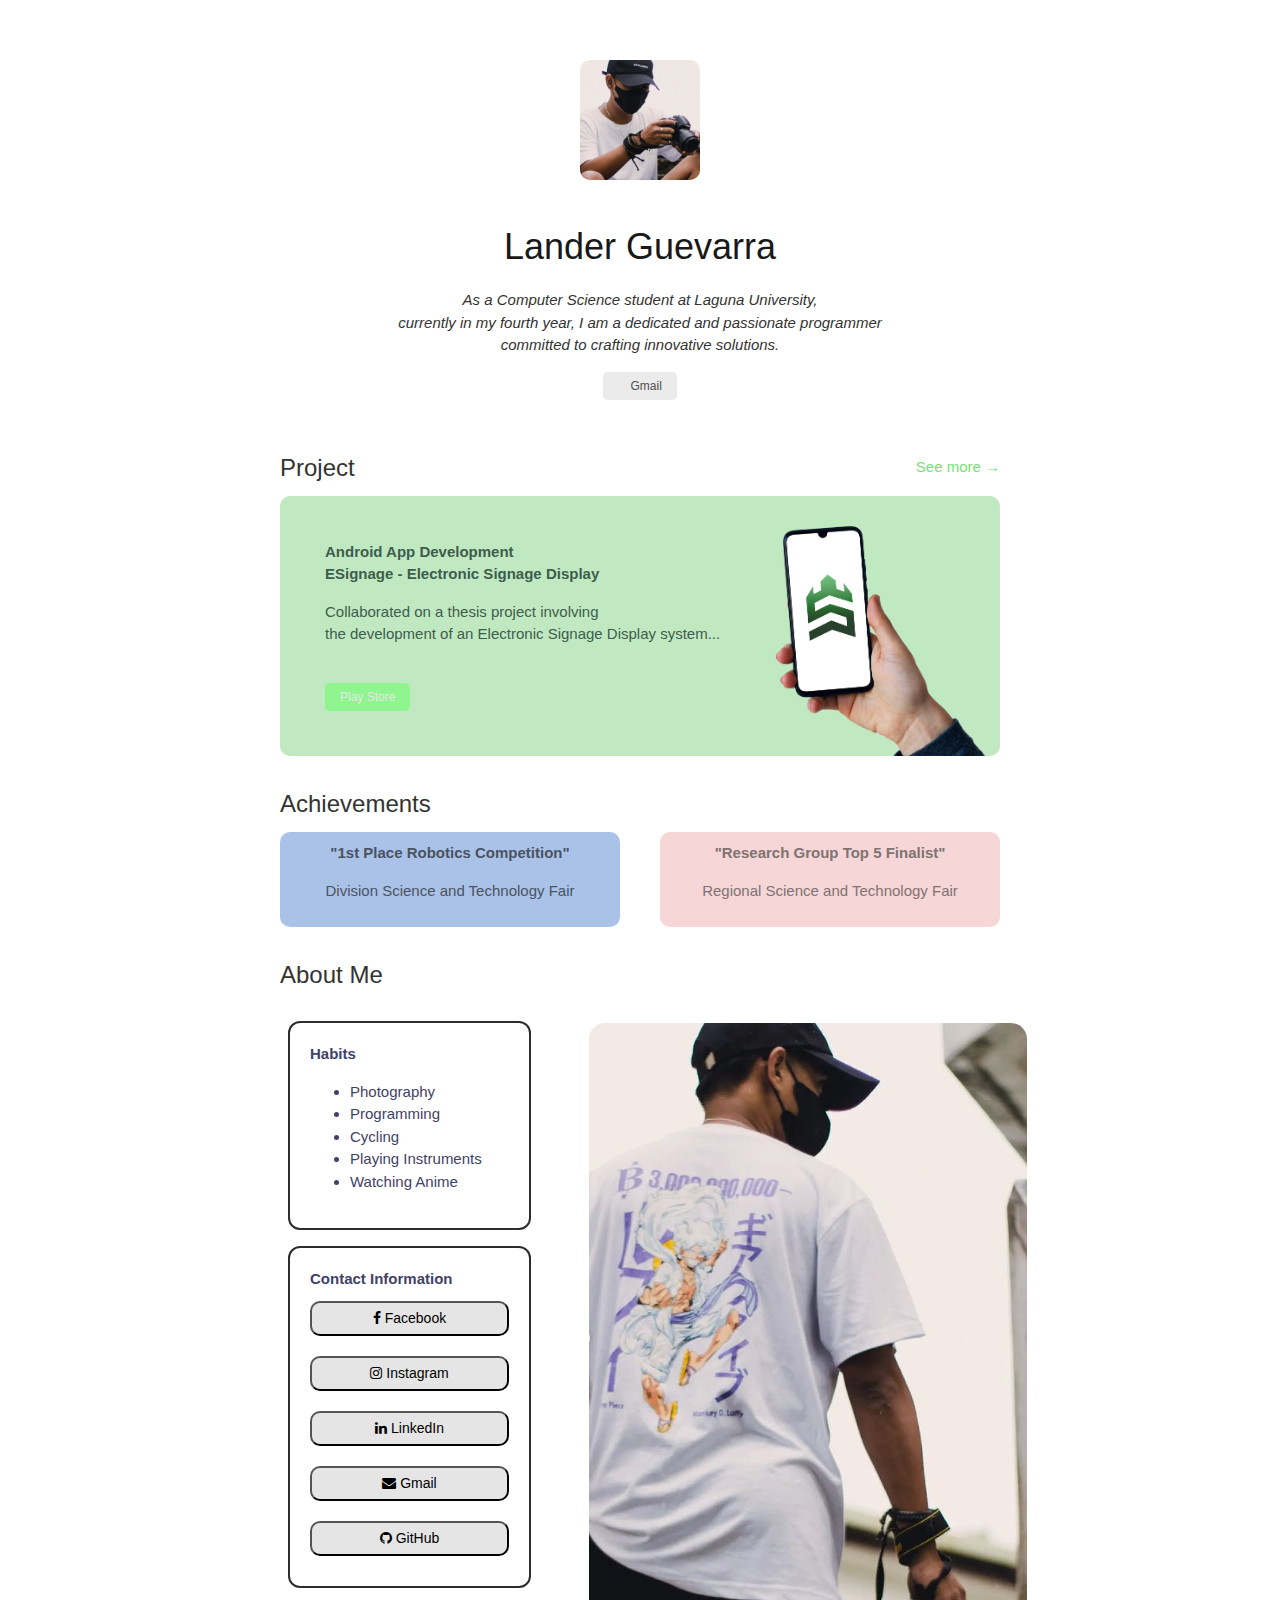
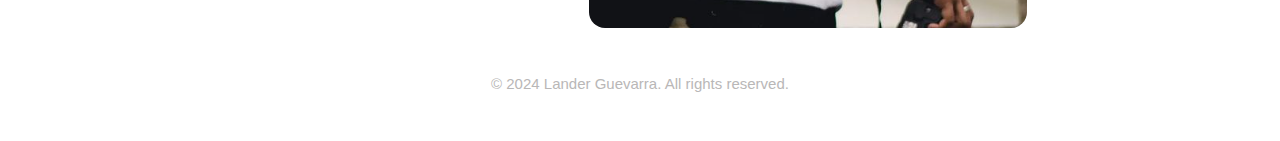
<file: index.html>
<!DOCTYPE html>
<html lang="en">

<head>
    <meta charset="UTF-8">
    <meta name="viewport" content="width=device-width, initial-scale=1.0">
    <link rel="stylesheet" href="https://cdnjs.cloudflare.com/ajax/libs/font-awesome/4.7.0/css/font-awesome.min.css">
    <link rel="stylesheet" href="https://www.w3schools.com/w3css/4/w3.css">
    <link rel="stylesheet"
        href="https://cdnjs.cloudflare.com/ajax/libs/font-awesome/5.15.3/css/all.min.css"
        integrity="sha512-XXK6tEaJpBCG6LboiGvlD/zENp7Mx4v7ydsiWefvukTKDG8EvCbe3Blq4M2aMG2Dv6Fg4Ht3KgUqKjc1f0z7jw=="
        crossorigin="anonymous" />
    <link rel="stylesheet" href="style.css">
    <title>Lander Guevarra - Digital Portfolio</title>
</head>

<body>
    <div class="container">
        <!-- Navigation Bar -->
        <header>
            <div class="containerimg">
                <img src="img/dplander.jpeg" alt="Your Photo" class="profile-image">
                <div class="text">
                    <h1>Lander Guevarra</h1>
                    <p class="tagline">As a Computer Science student at Laguna University, <br>currently in my fourth
                        year, I am a dedicated and passionate programmer <br>committed to crafting innovative
                        solutions.</p>
                    <button class="cta-button" onclick="copyToClipboard('guevarralander0@gmail.com')">
                        <i class="far fa-copy"></i> Gmail
                    </button>

                </div>
            </div>
        </header>


        <!-- Projects Section - Divide into Two Vertically -->
        <section class="projects-section">
            <div class="projects-column left-column">
                <!-- Left column -->
                <div class="project">
                    <div class="project-header">
                        <h3>Project</h3>
                        <a href="#" class="see-more-link">See more &rarr;</a>
                    </div>
                    <div class="project-container">
                        <div class="project-content">
                            <img src="img/phone.png" alt="Your Photo" class="project-image">
                            <div class="text-content">
                                <strong>Android App Development</strong><br>
                                <strong>ESignage - Electronic Signage Display</strong>
                                <p>Collaborated on a thesis project involving <br>the development of an Electronic Signage
                                    Display system...</p>
                                <br>
                                <a href="https://play.google.com/store/apps/details?id=com.esignage.myapplication"
                                    target="_blank">
                                    <button class="ps-button">Play Store</button>
                                </a>
                            </div>
                        </div>
                    </div>
                </div>
            </div>
        </section>

        <section class="achievements-section">
            <div class="projects-column right-column">
                <!-- Right column -->
                <h3>Achievements</h3>
                <div class="achievement">
                    <div class="achievements-container1">
                        <!-- Additional container -->
                        <strong>"1st Place Robotics Competition" </strong>
                        <p>Division Science and Technology Fair </p>
                    </div>
                    <div class="achievements-container2">
                        <!-- Additional container -->
                        <strong>"Research Group Top 5 Finalist" </strong>
                        <p>Regional Science and Technology Fair </p>
                    </div>

                </div>
                <!-- Add more project divs as needed -->
            </div>
        </section>


        <section class="aboutme-section">
            <div class="aboutme-column right-column">
                <!-- Right column -->
                <h3>About Me</h3>
                <div class="aboutme">
                    <div class="column">
                        <!-- Content for the second column goes here -->
                        <div class="row blue-row">
                            <div class="text-contenthabit">
                                <strong>Habits</strong><br>
                                <ul class="habits-list">
                                    <li>Photography</li>
                                    <li>Programming</li>
                                    <li>Cycling</li>
                                    <li>Playing Instruments</li>
                                    <li>Watching Anime</li>
                                </ul>
                            </div>
                        </div>
                        <div class="row green-row">
                            <div class="text-contentcontacts">
                                <strong>Contact Information</strong><br>
                                <div class="contact-links">
                                    <a href="https://www.facebook.com/lander.guevarra.9"
                                    target="_blank">
                                        <button class="contact-button"><i class="fa fa-facebook"></i> Facebook</button>
                                    </a>
                                    <a href="https://www.instagram.com/lander1412/"
                                    target="_blank">
                                        <button class="contact-button"><i class="fa fa-instagram"></i> Instagram</button>
                                    </a>
                                    <a href="www.linkedin.com/in/lander-guevarra-600b2719b"
                                    target="_blank">
                                        <button class="contact-button"><i class="fa fa-linkedin"></i> LinkedIn</button>
                                    </a>
                                    <a href="https://mail.google.com/mail/u/0/#inbox"
                                    target="_blank">
                                        <button class="contact-button"><i class="fa fa-envelope"></i> Gmail</button>
                                    </a>   
                                    <a href="https://github.com/landodo21"
                                    target="_blank">
                                        <button class="contact-button"><i class="fa fa-github"></i> GitHub</button>
                                    </a>  
                                </div>
                            </div>
                        </div>
                    </div>
                    <div class="column red-column">
                        <img src="img/me.png" class="w3-round-xlarge" alt="Norway">
                    </div>
                </div>
                <!-- Add more project divs as needed -->
            </div>
        </section>
        <!-- Footer Section -->
        <footer class="footer-section">
            <p>&copy; 2024 Lander Guevarra. All rights reserved.</p>
        </footer>
    </div>

    <script src="script.js"></script>
</body>

</html>
</file>
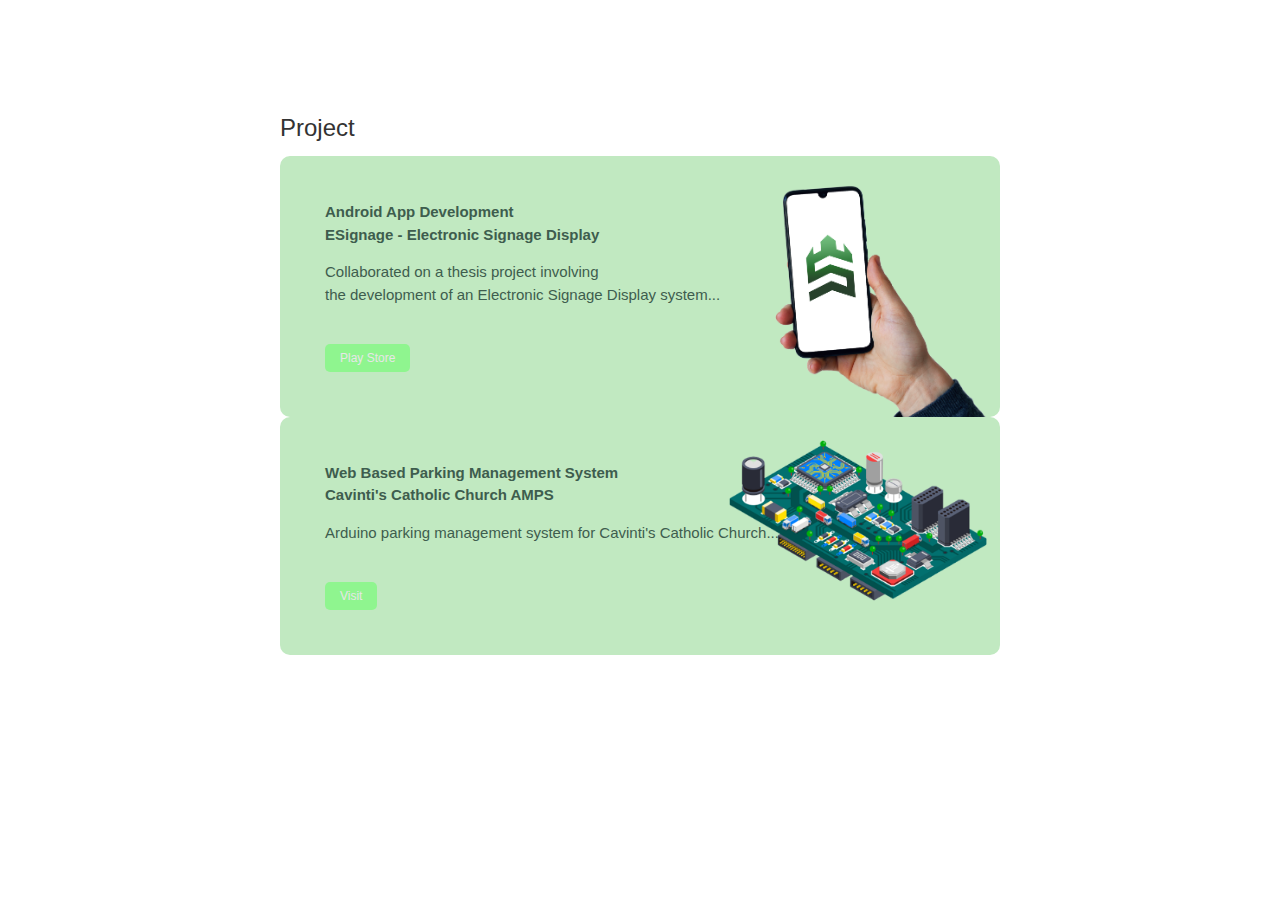
<file: smore.html>
<!DOCTYPE html>
<html lang="en">

<head>
    <meta charset="UTF-8">
    <meta name="viewport" content="width=device-width, initial-scale=1.0">
    <link rel="stylesheet" href="https://cdnjs.cloudflare.com/ajax/libs/font-awesome/4.7.0/css/font-awesome.min.css">
    <link rel="stylesheet" href="https://www.w3schools.com/w3css/4/w3.css">
    <link rel="stylesheet"
        href="https://cdnjs.cloudflare.com/ajax/libs/font-awesome/5.15.3/css/all.min.css"
        integrity="sha512-XXK6tEaJpBCG6LboiGvlD/zENp7Mx4v7ydsiWefvukTKDG8EvCbe3Blq4M2aMG2Dv6Fg4Ht3KgUqKjc1f0z7jw=="
        crossorigin="anonymous" />
    <link rel="stylesheet" href="style.css">
    <title>Lander Guevarra - Digital Portfolio</title>
</head>

<body>
    <div class="container">
        <!-- Navigation Bar -->
        <header>
            
        </header>


        <!-- Projects Section - Divide into Two Vertically -->
        <section class="projects-section">
            <div class="projects-column left-column">
                <!-- Left column -->
                <div class="project">
                    <div class="project-header">
                        <h3>Project</h3>
                    </div>
                    <div class="project-container">
                        <div class="project-content">
                            <img src="img/phone.png" alt="Your Photo" class="project-image">
                            <div class="text-content">
                                <strong>Android App Development</strong><br>
                                <strong>ESignage - Electronic Signage Display</strong>
                                <p>Collaborated on a thesis project involving <br>the development of an Electronic Signage
                                    Display system...</p>
                                <br>
                                <a href="https://play.google.com/store/apps/details?id=com.esignage.myapplication"
                                    target="_blank">
                                    <button class="ps-button">Play Store</button>
                                </a>
                            </div>
                        </div>
                    </div>

                    <div class="project-container">
                        <div class="project-content">
                            <img src="img/mockup-arduino.png" alt="Your Photo" class="project-image">
                            <div class="text-content">
                                <strong>Web Based Parking Management System</strong><br>
                                <strong>Cavinti's Catholic Church AMPS</strong>
                                <p>Arduino parking management system for Cavinti's Catholic Church...</p>
                                <br>
                                <a href="https://triplec-parking.000webhostapp.com/?fbclid=IwAR2DfSFsaJ528knWBqTJ-Og-VWGuUQL_6NWKTrMVJyB7XOXiPtmUyW0v_AE"
                                    target="_blank">
                                    <button class="ps-button">Visit</button>
                                </a>
                            </div>
                        </div>
                    </div>
                    
                </div>
            </div>
        </section>

        

    <script src="script.js"></script>
</body>

</html>
</file>
<file: style.css>
body {
    font-family: 'Arial', sans-serif;
    margin: 0;
    padding: 0;
    background-color: white;
    color: #333;
}

.container {
    max-width: 800px; /* Set your desired maximum width */
    margin: 0 auto; /* Center the container */
    padding: 20px; /* Add padding for space between content and container edges */
}

.containerimg {
    max-width: 800px;
    margin: 0 auto;
}

header {
    background-color: white;
    color: #fff;
    padding: 40px 0;
    text-align: center;
}

.profile-image {
    border-radius: 10px; /* Set border-radius to create a rounded square */
    width: 120px;
    height: 120px;
    object-fit: cover;
    margin-bottom: 20px;
}

.text {
    margin-top: 20px;
    color: #191919;
}

header h1 {
    margin: 0;
}

.tagline {
    font-style: italic;
    color: #333;
}

.cta-button {
    background-color: #ebebeb;
    color: #4f4f4f;
    padding: 5px 15px;
    font-size: 12px;
    border: none;
    border-radius: 5px;
    cursor: pointer;
}

.cta-button:hover {
    background-color: #ebebeb;
    color: #191919;
}

.ps-button {
    background-color: #8ff58f;
    color: #e7e7e7;
    padding: 5px 15px;
    font-size: 12px;
    border: none;
    border-radius: 5px;
    cursor: pointer;
}

.ps-button:hover {
    background-color: #6ded6d;
    color: #ffffff;
}

.achievements-section {
    display: flex;
    justify-content: space-between;
}

.projects-section {
    display: flex;
    justify-content: space-between;
}

.projects-column {
    width: 100%; /* Adjust the width as needed, leaving space for margins */
}

.left-column {
    background-color: white; /* Set background color for the left column */
}

.project-header {
    display: flex;
    justify-content: space-between;
    align-items: center;
}

.see-more-link {
    color: rgb(119, 223, 119); /* Set link color */
    text-decoration: none; /* Remove default underline */
    margin-right: 20px;
}

.see-more-link:hover {
    text-decoration: underline; /* Underline on hover */
}

.right-column {
    background-color: white; /* Set background color for the right column */
}

.project {
    display: flex;
    flex-direction: column; /* Stack items vertically */
    margin-bottom: 20px; /* Add margin for spacing between projects */
}

.achievement {
    display: flex;
    flex-direction: row; /* Stack items vertically */
    margin-bottom: 20px; /* Add margin for spacing between projects */
    justify-content: center; /* Center items horizontally */
}

.project h3 {
    margin-left: 20px;
}

.right-column h3 {
    margin-left: 20px;
}

.project-container {
    position: relative;
    background-color: rgb(193, 233, 193);
    border-radius: 10px;
    margin: 0 20px;
    overflow: hidden;
    padding: 25px;
}

.project-content {
    display: flex;
    justify-content: space-between;
    align-items: center;
}

.text-content {
    flex: 1;
    padding: 20px; /* Adjust the padding as needed */
    color: rgb(62, 93, 78);
}

.project-image {
    width: 40%; /* Adjust the width as needed */
    height: auto; /* Maintain aspect ratio */
    position: absolute;
    right: 0;
    top: 0;
}


.achievement {
    width: auto; /* Allow the width to be determined by the content */
    word-wrap: break-word; /* Allow long words to be broken and wrap onto the next line */
}

.achievements-container1 {
    background-color: #ABC2E8; /* Set the background color to green */
    color: #4a5362;
    padding: 10px; /* Add padding for spacing within the container */
    margin: 0 10px; /* Add left and right margins of 20px */
    border-radius: 10px; /* Set border-radius for rounded corners */

}

.achievements-container2 {
    background-color: #F6D6D6; /* Set the background color to green */
    color: #807373;
    padding: 10px; /* Add padding for spacing within the container */
    margin: 0 10px; /* Add left and right margins of 20px */
    border-radius: 10px; /* Set border-radius for rounded corners */
}
.achievements-container3 {
    background-color: #F6D6D6; /* Set the background color to green */
    color: #807373;
    padding: 10px; /* Add padding for spacing within the container */
    margin: 0 10px; /* Add left and right margins of 20px */
    border-radius: 10px; /* Set border-radius for rounded corners */
}

.achievements-container1,
.achievements-container2,
.achievements-container3 {
    flex: 1; /* Distribute available space equally between the containers */
    text-align: center; /* Center text within each container */
    margin: 0 20px; /* Add space between the containers */
}


.aboutme {
    display: grid;
    display: flex;
    justify-content: center; /* Center the columns horizontally */
    gap: 10px; /* Add space between columns */
}


.aboutme-section {
    display: flex;
    justify-content: space-between;
}
.column {
    flex: 1; /* Each column takes up an equal portion of the available space */
    height: auto;
    max-width: 50%; /* Limit the maximum width of each column to 50% */
    background-color: white; /* Background color for illustration */
    padding: 20px;
    margin-left: 10px;
}

.red-column {
    background-color: white;  /* Background color for the first column */
    border-radius: 30px; /* Set border-radius for rounded corners */
    position: relative;
    margin-right: 100px;
}

.blue-row {
    background-color: rgb(255, 255, 255);
    border-radius: 10px; /* Background color for Row 1 in the second column */
    outline: 2px solid #2d2d2d; /* Add an outline with a color of your choice */
}

.text-contenthabit {
    flex: 1;
    padding: 20px; /* Adjust the padding as needed */
    color: rgb(66, 66, 104);
}

.text-contentcontacts {
    flex: 1;
    padding: 20px; /* Adjust the padding as needed */
    color: rgb(66, 66, 104);
}

.green-row {
    background-color: rgb(255, 255, 255);
    border-radius: 10px; /* Background color for Row 1 in the second column */
    outline: 2px solid #2d2d2d; /* Add an outline with a color of your choice */
    margin-top: 20px;
}

/* Adjust the width and height of the contact-button */
.green-row .contact-button {
    width: 100%; /* Make the button take up 100% of the available width */
    height: 35px; /* Set your desired height */
    font-size: 14px; /* Set your desired font size */
    margin-top: 10px;
    border-radius: 10px;
    justify-content: center;
}

.contact-button {
    width: 120%; /* Make the button take up 100% of the available width */
    height: 50px; /* Set your desired height */
    font-size: 14px; /* Set your desired font size */
    background-color: rgb(229, 229, 229);
    transition: background-color 0.3s; /* Add transition for a smooth effect */
}

.contact-button:hover {
    background-color: rgba(190, 206, 217, 0.8); /* Set background color with higher transparency on hover */
}

.contact-links a {
    display: block;
    margin-bottom: 10px;
    text-decoration: none; /* Remove underline */
    color: #333;
}

.red-section {
    background-color: red;
    color: white; /* Adjust text color for visibility */
    padding: 20px; /* Add padding for spacing */
}

.footer-section {
    color: rgb(185, 183, 183); /* Adjust text color for visibility on violet background */
    text-align: center;
    padding: 10px; /* Add padding for spacing */
}



/* Responsive Media Query for Mobile */
@media screen and (max-width: 768px) {
    .projects-section {
        flex-direction: column; /* Stack columns vertically on smaller screens */
    }

    .projects-column {
        width: 100%; /* Take full width on smaller screens */
        margin-bottom: 15px; /* Add margin for spacing between columns */
    }

    .project-content {
        flex-direction: column; /* Stack content vertically on smaller screens */
    }

    .text-content {
        padding-right: 0; /* Remove padding for text content on smaller screens */
        margin-bottom: 15px; /* Add margin for spacing between text and image */
    }

    .project-image {
        width: 300px; /* Set a fixed width in pixels or another unit as needed */
        height: auto; /* Maintain aspect ratio */
        position: relative; /* Adjust positioning for stacking elements */
    }

    .aboutme {
        flex-direction: column; /* Default order for larger screens */
    }

    .column {
        max-width: 100%;
    }

    .red-column img {
        max-width: 200%; /* Adjust the percentage as needed for smaller screens */
        position: relative;
    }
}
</file>
